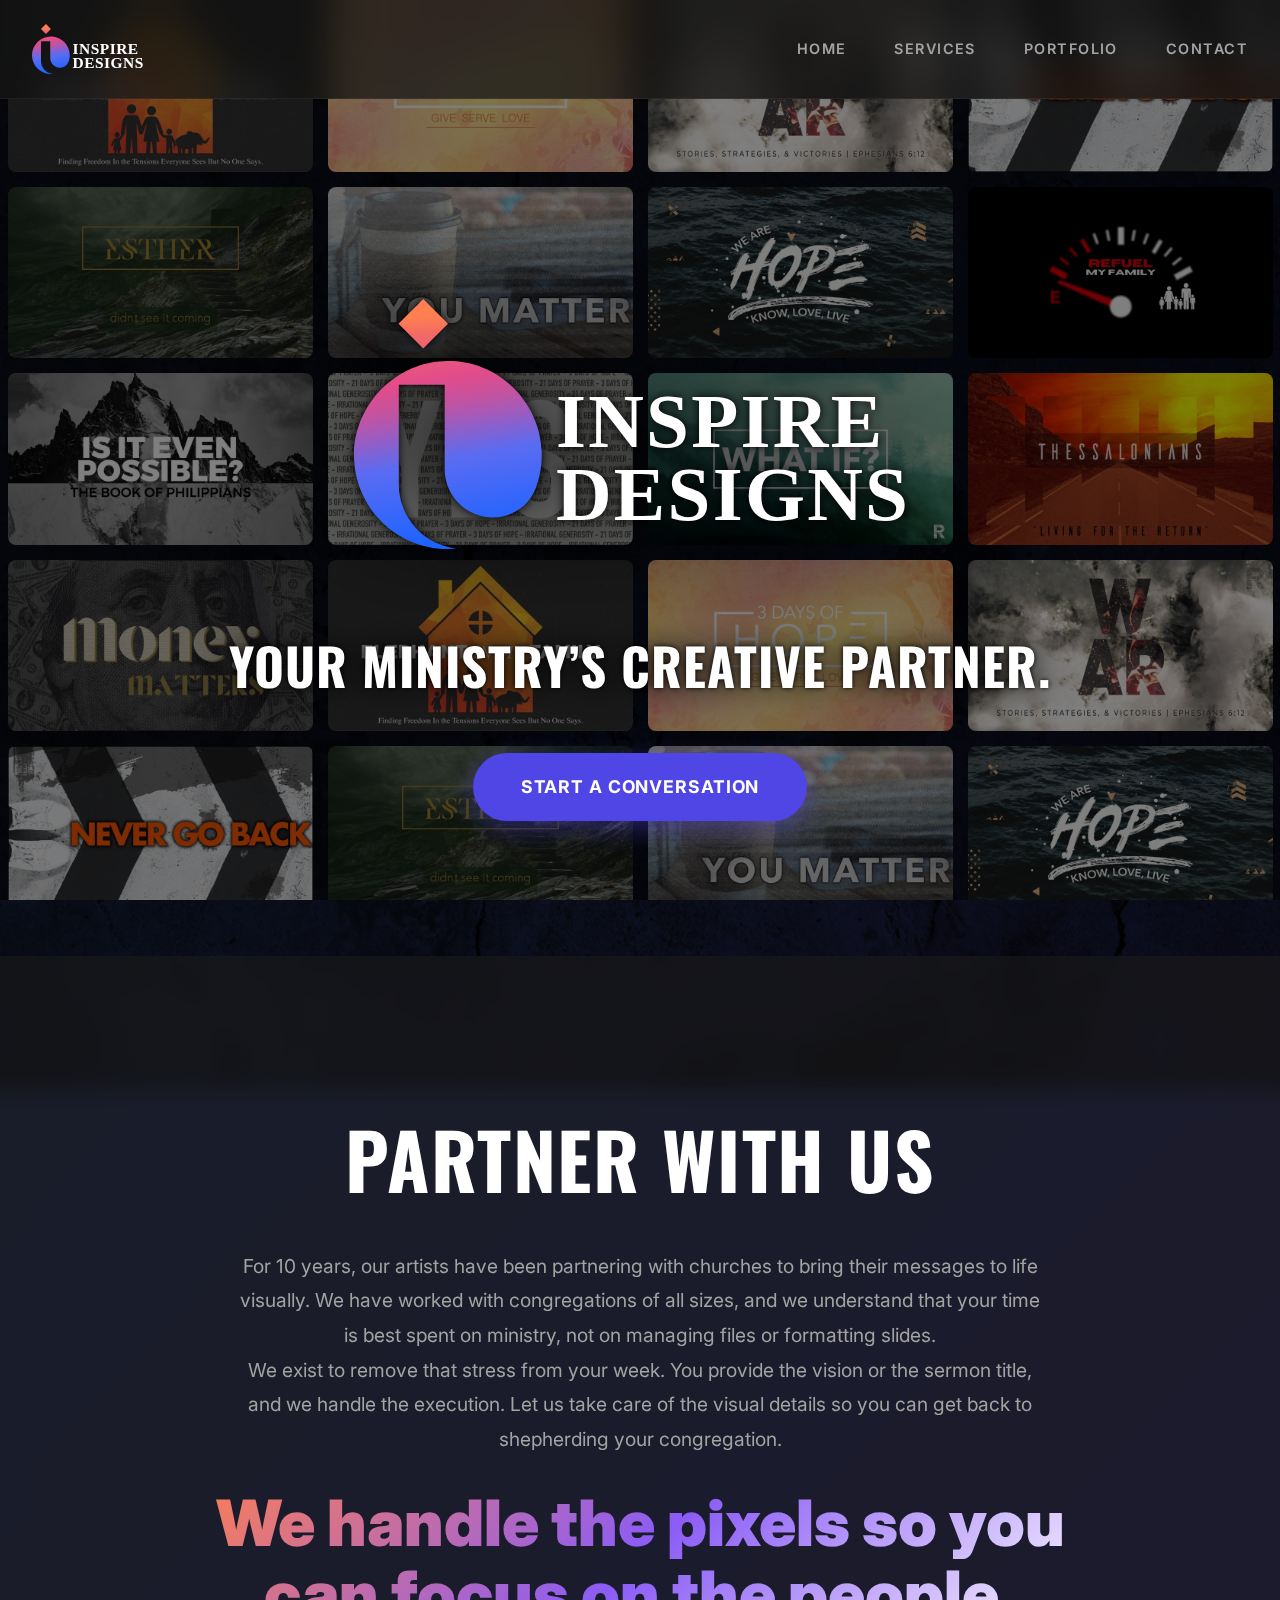
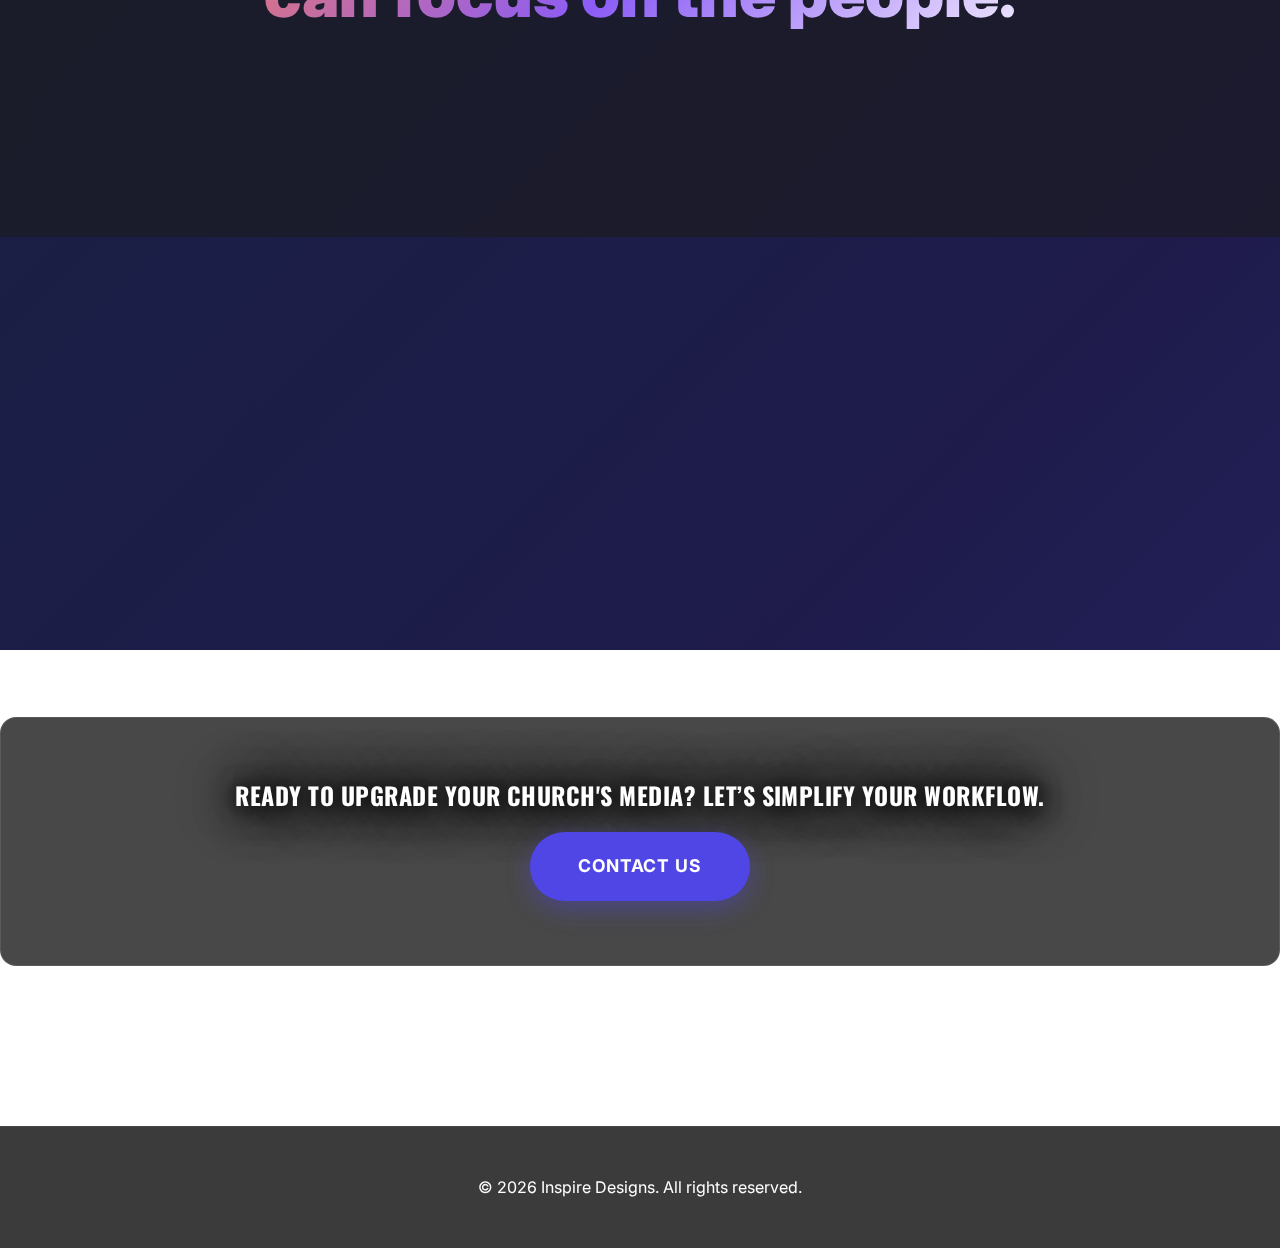
<file: inspire-designs/index.html>
<!DOCTYPE html>
<html lang="en">

<head>
    <meta charset="UTF-8">
    <meta name="viewport" content="width=device-width, initial-scale=1.0">
    <title>Inspire Designs</title>

    <!-- Fonts -->
    <link rel="preconnect" href="https://fonts.googleapis.com">
    <link rel="preconnect" href="https://fonts.gstatic.com" crossorigin>
    <link
        href="https://fonts.googleapis.com/css2?family=Inter:wght@300;400;500;600&family=Oswald:wght@400;500;600;700;800;900&display=swap"
        rel="stylesheet">

    <!-- Open Graph / Facebook -->
    <meta property="og:type" content="website">
    <meta property="og:url" content="https://www.inspiredesigns.com">
    <meta property="og:title" content="Inspire Designs | Church Media & Marketing">
    <meta property="og:description"
        content="Professional graphic design, website management, and marketing solutions for churches in the Southeast.">
    <meta property="og:image" content="https://www.inspiredesigns.com/assets/images/social-share.jpg">

    <!-- Twitter Card -->
    <meta name="twitter:card" content="summary_large_image">
    <meta name="twitter:url" content="https://www.inspiredesigns.com">
    <meta name="twitter:title" content="Inspire Designs | Church Media & Marketing">
    <meta name="twitter:description"
        content="Professional graphic design, website management, and marketing solutions for churches in the Southeast.">
    <meta name="twitter:image" content="https://www.inspiredesigns.com/assets/images/social-share.jpg">

    <!-- Styles -->
    <link rel="stylesheet" href="style.css">
</head>

<body data-page="home">
    <!-- PARALLAX BACKGROUND CONTAINER -->
    <div id="parallax-bg"></div>


    <!-- NAVIGATION SECTION -->
    <nav class="navbar">
        <div class="container navbar-container">
            <a href="#" class="logo" id="brand-name"></a>
            <ul class="nav-links" id="nav-list">
                <!-- Dynamic Nav Items -->
            </ul>
        </div>
    </nav>

    <!-- HERO SECTION -->
    <section class="hero">
        <div class="container hero-content">
            <div class="hero-logo-container">
                <img id="hero-logo" class="hero-logo" alt="Inspire Designs Logo" style="display: none;">
            </div>
            <h1 id="hero-title"></h1>
            <p id="hero-subtitle"></p>
            <a id="hero-cta" class="btn btn-primary"></a>
        </div>
    </section>

    <!-- MISSION SECTION -->
    <section class="mission" id="mission">
        <div class="container mission-content">
            <h2 id="mission-title"></h2>

            <div class="mission-text-block">
                <p id="mission-p1"></p>
                <p id="mission-p2"></p>
            </div>

            <p id="mission-tagline" class="mission-tagline"></p>
        </div>
    </section>

    <!-- HIGHLIGHTS SECTION -->
    <section class="highlights" id="highlights">
        <div class="container">
            <h2 id="highlights-title" class="section-title"></h2>
            <div class="highlights-grid" id="highlights-grid">
                <!-- Dynamic Items -->
            </div>
        </div>
    </section>

    <!-- CLOSING CTA SECTION -->
    <section class="closing-cta" id="closing-cta">
        <div class="container text-center">
            <h2 id="closing-text"></h2>
            <a id="closing-btn" class="btn btn-primary" style="margin-top: 1.5rem;"></a>
        </div>
    </section>

    <!-- FOOTER SECTION -->
    <footer class="footer">
        <div class="container">
            <p id="footer-text"></p>
        </div>
    </footer>

    <!-- Scripts -->
    <script src="config.js"></script>
    <script src="script.js"></script>
    <script src="parallax.js"></script>
    <script src="mobile-nav.js"></script>
</body>

</html>
</file>
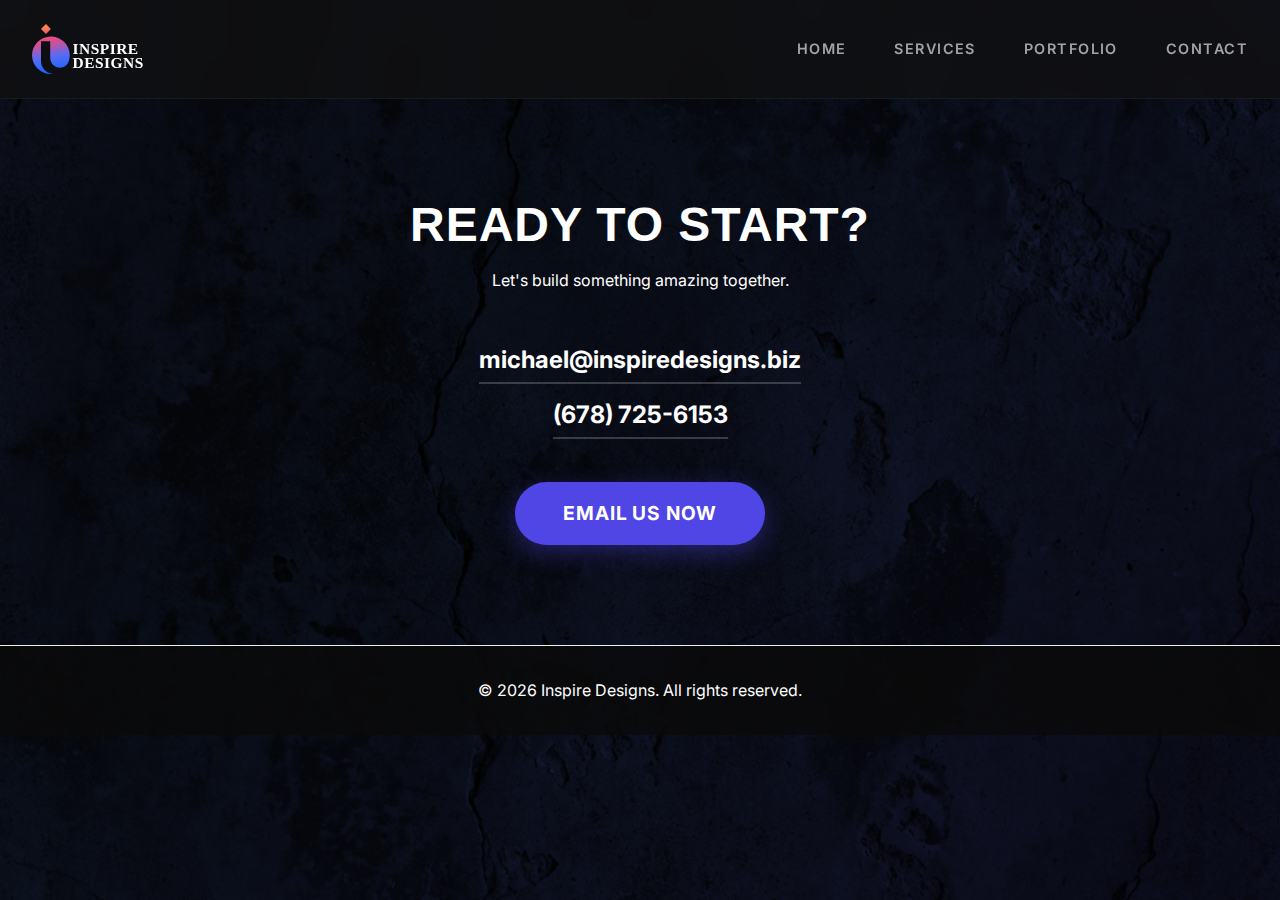
<file: inspire-designs/contact.html>
<!DOCTYPE html>
<html lang="en">

<head>
    <meta charset="UTF-8">
    <meta name="viewport" content="width=device-width, initial-scale=1.0">
    <title>Contact - Inspire Designs</title>

    <!-- Fonts -->
    <link rel="preconnect" href="https://fonts.googleapis.com">
    <link rel="preconnect" href="https://fonts.gstatic.com" crossorigin>
    <link
        href="https://fonts.googleapis.com/css2?family=Inter:wght@400;500;600&family=Outfit:wght@500;700;800&display=swap"
        rel="stylesheet">

    <!-- Styles -->
    <link rel="stylesheet" href="style.css">
</head>

<body>

    <!-- NAVIGATION SECTION -->
    <nav class="navbar">
        <div class="container navbar-container">
            <a href="index.html" class="logo" id="brand-name"></a>
            <ul class="nav-links" id="nav-list">
                <!-- Dynamic Nav Items -->
            </ul>
        </div>
    </nav>

    <!-- CONTACT SECTION -->
    <section class="contact-page" id="contact-page" style="padding: 100px 0; text-align: center;">
        <div class="container">
            <!-- Special Intro Line -->
            <!-- Intro removed -->

            <h1 id="contact-title" style="font-size: 3rem; margin-bottom: 1rem;"></h1>
            <p id="contact-subtitle" style="color: var(--text-muted); margin-bottom: 3rem;"></p>

            <div class="contact-details" style="margin-bottom: 3rem;">
                <div style="margin-bottom: 1rem;">
                    <a id="contact-email" class="contact-link" style="font-size: 1.5rem; font-weight: bold;"></a>
                </div>
                <div>
                    <a id="contact-phone" class="contact-link" style="font-size: 1.5rem; font-weight: bold;"></a>
                </div>
            </div>

            <a id="contact-cta" class="btn btn-primary" style="font-size: 1.2rem; padding: 1rem 3rem;"></a>
        </div>
    </section>

    <!-- FOOTER SECTION -->
    <footer class="footer" style="margin-top: auto; padding: 2rem 0; text-align: center; border-top: 1px solid #eee;">
        <div class="container">
            <p id="footer-text"></p>
        </div>
    </footer>

    <!-- Scripts -->
    <script src="config.js"></script>
    <script src="script.js"></script>
    <script src="mobile-nav.js"></script>
</body>

</html>
</file>
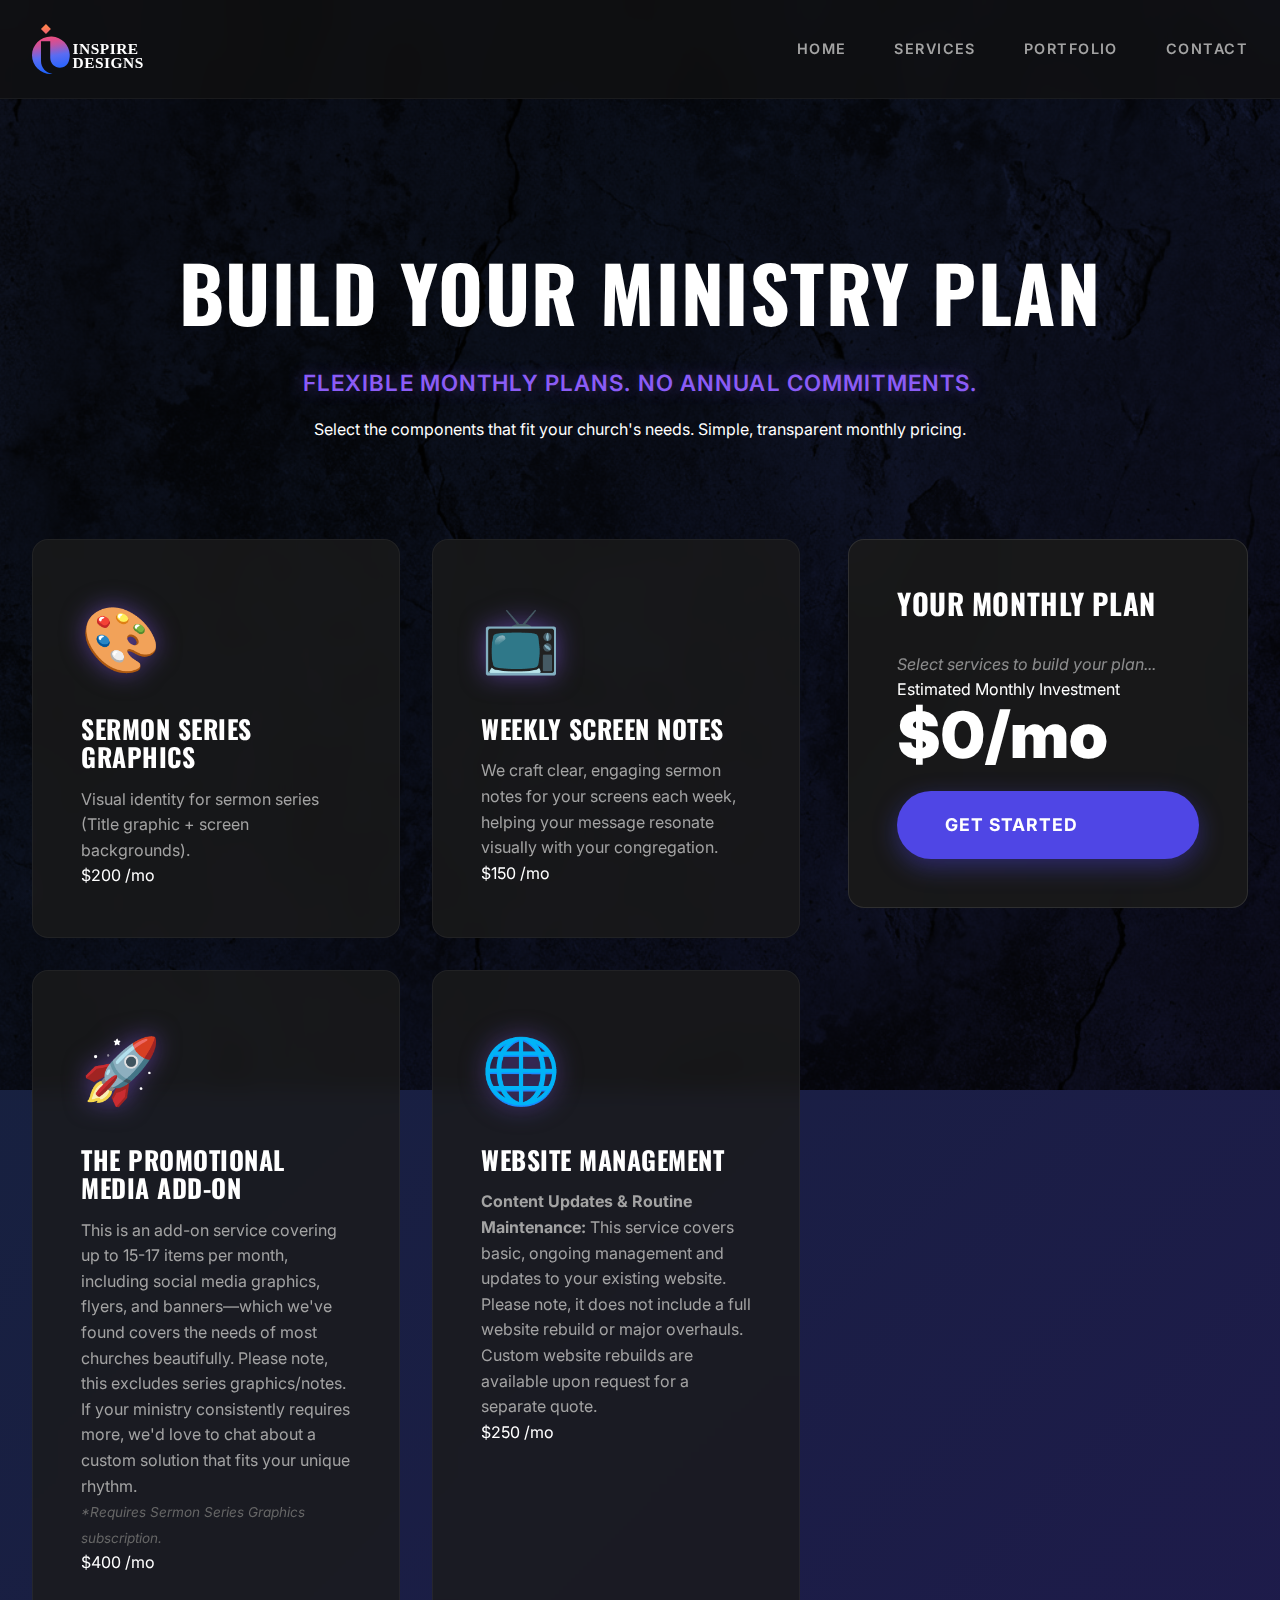
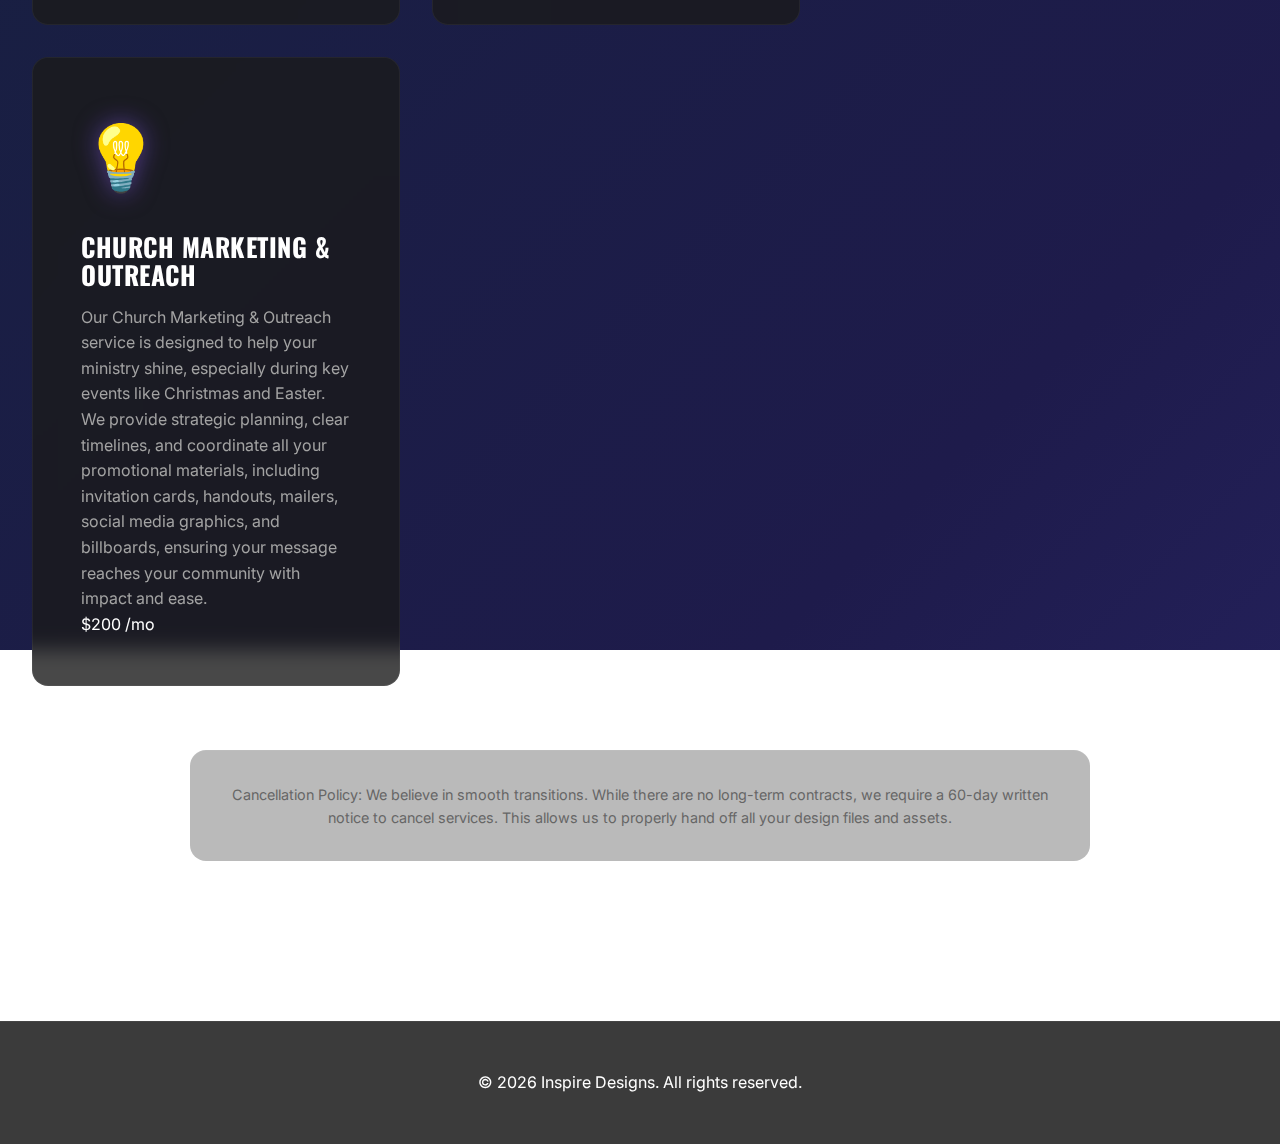
<file: inspire-designs/services.html>
<!DOCTYPE html>
<html lang="en">

<head>
    <meta charset="UTF-8">
    <meta name="viewport" content="width=device-width, initial-scale=1.0">
    <title>Services - Inspire Designs</title>

    <!-- Fonts -->
    <link rel="preconnect" href="https://fonts.googleapis.com">
    <link rel="preconnect" href="https://fonts.gstatic.com" crossorigin>
    <link
        href="https://fonts.googleapis.com/css2?family=Inter:wght@300;400;500;600&family=Oswald:wght@400;500;600;700;800;900&display=swap"
        rel="stylesheet">

    <!-- Styles -->
    <link rel="stylesheet" href="style.css">
</head>

<body>
    <!-- TEXTURED BACKGROUND -->
    <div class="services-texture-bg"></div>


    <!-- NAVIGATION SECTION -->
    <nav class="navbar">
        <div class="container navbar-container">
            <a href="index.html" class="logo" id="brand-name"></a>
            <ul class="nav-links" id="nav-list">
                <!-- Dynamic Nav Items -->
            </ul>
        </div>
    </nav>

    <!-- SERVICES CALCULATOR SECTION -->
    <section class="services" id="services" style="padding-top: 150px;">
        <div class="container">
            <div class="section-header">
                <h2 id="services-title"></h2>
                <p id="services-subheadline" class="services-subheadline"></p>
                <p id="services-subtitle"></p>
            </div>

            <div class="services-container">
                <!-- Selectable List -->
                <div class="services-list" id="services-list">
                    <!-- Dynamic Service Items -->
                </div>

                <!-- Sticky Summary -->
                <div class="plan-summary">
                    <h3>Your Monthly Plan</h3>
                    <div class="selected-items-list" id="selected-items-list">
                        <p style="font-style: italic; opacity: 0.5;">Select services to build your plan...</p>
                    </div>

                    <div class="summary-total">
                        <span class="total-label" id="total-label">Total Cost</span>
                        <span id="total-cost">$0/mo</span>
                    </div>

                    <div style="margin-top: 1.5rem; text-align: center;">
                        <a href="contact.html" class="btn btn-primary" style="width: 100%;">Get Started</a>
                    </div>
                </div>
            </div>

            <!-- Disclaimer -->
            <p id="services-disclaimer" class="services-disclaimer"></p>
        </div>
    </section>

    <!-- FOOTER SECTION -->
    <footer class="footer">
        <div class="container">
            <p id="footer-text"></p>
        </div>
    </footer>

    <!-- Scripts -->
    <script src="config.js"></script>
    <script src="script.js"></script>
    <script src="mobile-nav.js"></script>
</body>

</html>
</file>
<file: inspire-designs/style.css>
/* COMPLETE REDESIGN - ROEL-INSPIRED BOLD AESTHETIC */

:root {
    /* RICH BLACK BASE */
    --color-bg: #111111;
    --color-bg-alt: #0a0a0a;

    /* BRAND COLORS (PRESERVED) */
    --color-primary: #4f46e5;
    /* Indigo 600 */
    --color-primary-dark: #4338ca;
    --color-secondary: #8b5cf6;
    /* Violet 500 */
    --color-accent: #f43f5e;
    --color-coral: #ff7f50;
    /* Coral Orange */

    /* SURFACES */
    --color-surface: #1a1a1a;
    --color-surface-hover: #222222;

    /* TEXT */
    --color-text-main: #ffffff;
    --color-text-muted: #a3a3a3;
    --color-text-light: #666666;

    /* TYPOGRAPHY - BOLD MASSIVE STYLE */
    --font-heading: 'Oswald', 'Impact', sans-serif;
    --font-body: 'Inter', sans-serif;

    /* LAYOUT */
    --container-width: 1400px;
    --section-padding: 10rem 0;
    --border-radius-card: 16px;
    --border-radius-btn: 100px;

    /* EFFECTS */
    --shadow-lg: 0 20px 40px rgba(0, 0, 0, 0.6);
    --transition: all 0.4s cubic-bezier(0.16, 1, 0.3, 1);
}

/* RESET */
*,
*::before,
*::after {
    margin: 0;
    padding: 0;
    box-sizing: border-box;
}

body {
    font-family: var(--font-body);
    color: var(--color-text-main);
    line-height: 1.6;
    -webkit-font-smoothing: antialiased;
    position: relative;
    overflow-x: hidden;
    width: 100%;
    max-width: 100vw;

    /* GLOBAL TEXTURED BACKGROUND - Acts as the "wall" behind all content */
    background-image:
        url('assets/images/concrete-texture.jpg'),
        linear-gradient(135deg,
            #1a1a2e 0%,
            #16213e 25%,
            #1e1b4b 50%,
            #312e81 75%,
            #0a0a14 100%);

    background-size:
        cover,
        400% 400%;

    background-position:
        center,
        0% 50%;

    background-repeat: no-repeat, no-repeat;
    background-attachment: fixed;

    /* Blend the texture with the gradient */
    background-blend-mode: multiply;

    /* Subtle animation */
    animation: gradientShift 20s ease infinite;
}

img {
    max-width: 100%;
    height: auto;
    display: block;
}

a {
    text-decoration: none;
    color: inherit;
    transition: var(--transition);
}

.container {
    max-width: var(--container-width);
    width: 100%;
    margin: 0 auto;
    padding: 0 2rem;
    position: relative;
    z-index: 10;
    box-sizing: border-box;
}

h1,
h2,
h3,
h4,
h5,
h6 {
    font-family: var(--font-heading);
    font-weight: 700;
    text-transform: uppercase;
    letter-spacing: 0.02em;
    line-height: 1.1;
}

/* PARALLAX BACKGROUND CONTAINER */
#parallax-bg {
    position: fixed;
    top: 0;
    left: 0;
    width: 100%;
    height: 100%;
    z-index: -1;
    overflow: hidden;
    pointer-events: none;
    display: flex;
    will-change: transform;

    /* ISOLATION: Override global background to prevent blend mode inheritance */
    background: transparent;
    background-blend-mode: normal;
}

/* Dark overlay to reduce glare from bright spots */
#parallax-bg::before {
    content: '';
    position: absolute;
    top: 0;
    left: 0;
    width: 100%;
    height: 100%;
    background: rgba(0, 0, 0, 0.5);
    z-index: 2;
    pointer-events: none;
}

.parallax-column {
    position: absolute;
    top: 0;
    display: flex;
    flex-direction: column;
    will-change: transform;

    /* ISOLATION: Ensure no background blending */
    background: transparent;
    background-blend-mode: normal;
}

.parallax-image-wrapper {
    flex-shrink: 0;

    /* ISOLATION: Prevent any background effects */
    background: transparent;
    background-blend-mode: normal;
}

.parallax-column-image {
    user-select: none;
    -webkit-user-drag: none;

    /* ISOLATION: Ensure images display with original colors */
    opacity: 0.4;
    background-blend-mode: normal;
    isolation: isolate;
    /* Creates new stacking context */
    position: relative;
    z-index: 1;
}



@keyframes gradientShift {

    0%,
    100% {
        background-position: center, 0% 50%;
    }

    50% {
        background-position: center, 100% 50%;
    }
}


/* NAVIGATION - TRANSPARENT STICKY WITH BLUR */
.navbar {
    position: sticky;
    top: 0;
    width: 100%;
    z-index: 1000;
    background: rgba(17, 17, 17, 0.7);
    backdrop-filter: blur(20px);
    -webkit-backdrop-filter: blur(20px);
    border-bottom: 1px solid rgba(255, 255, 255, 0.05);
}

.navbar-container {
    display: flex;
    justify-content: space-between;
    align-items: center;
    padding: 1.5rem 2rem;
}

.logo {
    font-family: var(--font-heading);
    font-weight: 800;
    font-size: 1.5rem;
    color: white;
    text-transform: uppercase;
    letter-spacing: 0.1em;
}

.logo img {
    height: 50px;
    width: auto;
}

.nav-links {
    display: flex;
    gap: 3rem;
    list-style: none;
}

.nav-links a {
    color: var(--color-text-muted);
    font-size: 0.9rem;
    text-transform: uppercase;
    letter-spacing: 0.1em;
    font-weight: 600;
}

.nav-links a:hover {
    color: white;
}

/* MOBILE NAVIGATION */
.mobile-menu-toggle {
    display: none;
    flex-direction: column;
    gap: 5px;
    background: transparent;
    border: none;
    cursor: pointer;
    padding: 8px;
    z-index: 2001;
    position: relative;
}

.hamburger-line {
    display: block;
    width: 25px;
    height: 3px;
    background: white;
    transition: all 0.3s ease;
    border-radius: 2px;
}

.mobile-menu-toggle.active .hamburger-line:nth-child(1) {
    transform: rotate(45deg) translate(7px, 7px);
}

.mobile-menu-toggle.active .hamburger-line:nth-child(2) {
    opacity: 0;
}

.mobile-menu-toggle.active .hamburger-line:nth-child(3) {
    transform: rotate(-45deg) translate(7px, -7px);
}


/* HERO - MASSIVE BOLD TYPOGRAPHY */
.hero {
    position: relative;
    padding: 20vh 0 15vh;
    text-align: center;
    overflow: visible;
}

.hero-content {
    position: relative;
    max-width: 1200px;
    margin: 0 auto;
    z-index: 10;
}

/* HERO LOGO - PREMIUM 3D GLOSS EFFECT WITH GLOW */
.hero-logo-container {
    position: relative;
    display: inline-block;
    margin: 0 auto 4rem;
    width: fit-content;
    overflow: visible;
    /* Changed from hidden to prevent clipping */
    padding: 20px;
    /* Added padding to give room for scale expansion */
    border-radius: 12px;
}

/* Constant Soft Sparkle Animation with Double-Layer Black Shadow */
@keyframes softSparkle {

    0%,
    100% {
        filter: drop-shadow(0px 0px 5px black) drop-shadow(0px 0px 60px black) brightness(1);
    }

    50% {
        filter: drop-shadow(0px 0px 5px black) drop-shadow(0px 0px 80px black) brightness(1.08);
    }
}

.hero-logo {
    height: 250px;
    display: block;
    /* Double-layer shadow: tight definition + wide atmosphere */
    filter: drop-shadow(0px 0px 5px black) drop-shadow(0px 0px 60px black);
    transition: all 0.4s cubic-bezier(0.34, 1.56, 0.64, 1);
    position: relative;
    z-index: 0;
    /* Constant sparkle animation with double-layer shadow */
    animation: softSparkle 3s ease-in-out infinite;
}

/* Interaction - Enhanced Hover with Double-Layer Shadow */
.hero-logo-container:hover .hero-logo {
    transform: scale(1.05);
    filter: drop-shadow(0px 0px 8px black) drop-shadow(0px 0px 100px black) brightness(1.1);
}

#hero-title {
    font-size: clamp(1.5rem, 4vw, 3.5rem);
    font-weight: 900;
    line-height: 0.95;
    margin-bottom: 3rem;
    color: white;
    /* Double-layer text shadow: tight crisp + wide soft */
    text-shadow: 0 0 5px black,
        0 0 30px black;
}

#hero-subtitle {
    font-size: 1.5rem;
    color: white;
    margin-bottom: 4rem;
    max-width: 700px;
    margin-left: auto;
    margin-right: auto;
    font-weight: 300;
    /* Double-layer text shadow: tight crisp + wide soft */
    text-shadow: 0 0 5px black,
        0 0 30px black;
}

/* BUTTONS - BOLD STYLE */
.btn {
    display: inline-flex;
    align-items: center;
    gap: 1rem;
    padding: 1.25rem 3rem;
    font-weight: 700;
    font-size: 1.1rem;
    text-transform: uppercase;
    letter-spacing: 0.05em;
    border-radius: var(--border-radius-btn);
    transition: var(--transition);
    cursor: pointer;
}

.btn-primary {
    background-color: var(--color-primary);
    color: white;
    box-shadow: 0 8px 25px rgba(79, 70, 229, 0.4);
}

.btn-primary:hover {
    background-color: var(--color-primary-dark);
    transform: translateY(-3px);
    box-shadow: 0 12px 35px rgba(79, 70, 229, 0.6);
}

.btn-secondary {
    background-color: transparent;
    color: white;
    border: 2px solid rgba(255, 255, 255, 0.3);
}

.btn-secondary:hover {
    background-color: rgba(255, 255, 255, 0.1);
    border-color: white;
}

/* ABOUT SECTION */
.about {
    padding: var(--section-padding);
    background-color: transparent;
}

.about-content {
    max-width: 900px;
    margin: 0 auto;
    text-align: center;
}

#about-title {
    font-size: clamp(3rem, 6vw, 5rem);
    font-weight: 900;
    margin-bottom: 3rem;
    color: white;
}

#about-text {
    font-size: 1.3rem;
    color: var(--color-text-muted);
    line-height: 1.8;
    margin-bottom: 4rem;
    text-shadow: 0 2px 10px rgba(0, 0, 0, 0.5);
}

.about-tagline {
    font-size: clamp(2rem, 4vw, 3.5rem);
    font-weight: 900;
    color: white;
    line-height: 1.2;
    margin-bottom: 3rem;
    text-transform: uppercase;
    background: linear-gradient(to right, white, var(--color-secondary));
    -webkit-background-clip: text;
    background-clip: text;
    color: transparent;
}

/* MISSION SECTION */
.mission {
    padding: var(--section-padding);
    background-color: rgba(26, 26, 26, 0.6);
    backdrop-filter: blur(10px);
    text-align: center;
}

.mission-content {
    max-width: 1000px;
    margin: 0 auto;
}

#mission-title {
    font-size: clamp(3.5rem, 6vw, 5rem);
    font-weight: 900;
    margin-bottom: 3rem;
    color: white;
}


.mission-tagline {
    font-size: clamp(2.5rem, 5vw, 4rem);
    font-weight: 900;
    line-height: 1.1;
    margin-bottom: 3rem;
    background: linear-gradient(135deg, var(--color-coral) 0%, var(--color-secondary) 50%, white 100%);
    -webkit-background-clip: text;
    background-clip: text;
    -webkit-text-fill-color: transparent;
}

.mission-text-block {
    font-size: 1.2rem;
    color: var(--color-text-muted);
    line-height: 1.8;
    max-width: 800px;
    margin: 0 auto 2rem;
}

.mission-cta h3 {
    font-size: 1.2rem;
    color: white;
    font-weight: 400;
    margin-bottom: 2rem;
    text-transform: none;
    letter-spacing: 0;
    text-shadow: 0 0 20px rgba(0, 0, 0, 0.95),
        0 0 40px rgba(0, 0, 0, 0.9),
        0 0 60px rgba(0, 0, 0, 0.85),
        0 4px 30px rgba(0, 0, 0, 0.8);
}

/* HIGHLIGHTS GRID */
.highlights {
    padding: var(--section-padding);
    background-color: transparent;
}

.section-header {
    text-align: center;
    margin-bottom: 6rem;
}

.section-header h2 {
    font-size: clamp(3rem, 6vw, 5rem);
    font-weight: 900;
    color: white;
    margin-bottom: 2rem;
}

.highlights-grid {
    display: grid;
    grid-template-columns: repeat(auto-fit, minmax(350px, 1fr));
    gap: 3rem;
}

.highlight-card {
    background: rgba(26, 26, 26, 0.8);
    backdrop-filter: blur(10px);
    border-radius: var(--border-radius-card);
    padding: 3rem;
    border: 1px solid rgba(255, 255, 255, 0.05);
    transition: var(--transition);
}

.highlight-card:hover {
    transform: translateY(-8px);
    background: rgba(34, 34, 34, 0.9);
    border-color: rgba(255, 255, 255, 0.1);
    box-shadow: var(--shadow-lg);
}

.highlight-icon {
    font-size: 3rem;
    margin-bottom: 2rem;
    color: var(--color-secondary);
    filter: drop-shadow(0 0 10px rgba(139, 92, 246, 0.5));
}

.highlight-card h3 {
    font-size: 1.8rem;
    margin-bottom: 1rem;
    color: white;
}

.highlight-card p {
    color: var(--color-text-muted);
    font-size: 1.1rem;
    line-height: 1.6;
}

/* SERVICES SECTION */
.services {
    padding: var(--section-padding);
    background-color: transparent;
}

.services-subheadline {
    font-size: 1.4rem;
    font-weight: 600;
    color: var(--color-secondary);
    margin-bottom: 1rem;
    text-transform: uppercase;
    letter-spacing: 0.05em;
    text-shadow: 0 0 15px rgba(139, 92, 246, 0.4);
}

.services-disclaimer {
    max-width: 900px;
    margin: 4rem auto 0;
    padding: 2rem;
    text-align: center;
    font-size: 0.9rem;
    color: var(--color-text-light);
    line-height: 1.6;
    border-top: 1px solid rgba(255, 255, 255, 0.05);
    background: rgba(26, 26, 26, 0.3);
    border-radius: var(--border-radius-card);
}

.services-container {
    display: grid;
    grid-template-columns: 1fr 400px;
    gap: 3rem;
    align-items: start;
    margin-bottom: 3rem;
}

.services-list {
    display: grid;
    grid-template-columns: repeat(auto-fill, minmax(320px, 1fr));
    gap: 2rem;
}

.service-card {
    background: rgba(26, 26, 26, 0.8);
    backdrop-filter: blur(10px);
    border-radius: var(--border-radius-card);
    padding: 3rem;
    border: 1px solid rgba(255, 255, 255, 0.05);
    transition: var(--transition);
    cursor: pointer;
    display: flex;
    flex-direction: column;
}

.service-card:hover,
.service-card.selected {
    transform: translateY(-5px);
    background: rgba(34, 34, 34, 0.9);
    border-color: rgba(255, 255, 255, 0.1);
}

.service-card.selected {
    border-color: var(--color-secondary);
    box-shadow: 0 0 0 2px var(--color-secondary);
}

.service-card.dependency-error {
    border-color: var(--color-accent) !important;
    animation: shake 0.4s both;
}

.service-card-icon {
    font-size: 2.5rem;
    margin-bottom: 2rem;
    color: var(--color-secondary);
    filter: drop-shadow(0 0 8px rgba(139, 92, 246, 0.4));
}

.service-icon {
    font-size: 4rem;
    display: block;
    margin-bottom: 1.5rem;
    color: var(--color-secondary);
    filter: drop-shadow(0 0 12px rgba(139, 92, 246, 0.5));
}

.service-card h3 {
    font-size: 1.6rem;
    margin-bottom: 1rem;
    color: white;
}

.service-card p {
    color: var(--color-text-muted);
    font-size: 1rem;
    flex-grow: 1;
    line-height: 1.6;
}

.service-note {
    font-size: 0.85rem;
    color: var(--color-text-light);
    margin-top: 1rem;
    font-style: italic;
}

/* PLAN SUMMARY SIDEBAR */
.plan-summary {
    background: rgba(26, 26, 26, 0.9);
    backdrop-filter: blur(15px);
    border: 1px solid rgba(255, 255, 255, 0.1);
    color: white;
    padding: 3rem;
    border-radius: var(--border-radius-card);
    position: sticky;
    top: 6rem;
}

.plan-summary h3 {
    color: white;
    font-size: 1.8rem;
    margin-bottom: 2rem;
}

.plan-summary #total-cost {
    font-size: 4rem;
    font-weight: 900;
    color: white;
    line-height: 1;
}

/* PORTFOLIO SECTION */
.portfolio {
    padding: var(--section-padding);
    background-color: transparent;
}

/* PORTFOLIO FILTER TABS */
.portfolio-filters {
    display: flex;
    justify-content: center;
    gap: 1rem;
    margin-bottom: 4rem;
}

.filter-btn {
    padding: 1rem 2.5rem;
    background: rgba(26, 26, 26, 0.8);
    border: 1px solid rgba(255, 255, 255, 0.1);
    color: var(--color-text-muted);
    font-size: 0.95rem;
    font-weight: 600;
    text-transform: uppercase;
    letter-spacing: 0.05em;
    border-radius: var(--border-radius-btn);
    cursor: pointer;
    transition: var(--transition);
}

.filter-btn:hover {
    background: rgba(34, 34, 34, 0.9);
    border-color: rgba(255, 255, 255, 0.2);
    color: white;
}

.filter-btn.active {
    background: var(--color-secondary);
    border-color: var(--color-secondary);
    color: white;
    box-shadow: 0 0 20px rgba(139, 92, 246, 0.4);
}

/* PORTFOLIO GRID - UNIFORM LAYOUT */
.portfolio-grid {
    display: grid;
    grid-template-columns: repeat(3, 1fr);
    gap: 2rem;
}

.portfolio-item {
    border-radius: 8px;
    overflow: hidden;
    transition: var(--transition);
    background: rgba(26, 26, 26, 0.5);
    cursor: pointer;
    position: relative;
    box-shadow: 0 4px 12px rgba(0, 0, 0, 0.3);
    filter: contrast(1.1) saturate(1.15);
}

.portfolio-item.hidden {
    display: none;
}

.portfolio-item:hover {
    transform: scale(1.02);
    box-shadow: 0 8px 24px rgba(0, 0, 0, 0.5), 0 0 0 3px var(--color-secondary);
    filter: contrast(1.1) saturate(1.2);
}

.portfolio-item img {
    width: 100%;
    height: auto;
    display: block;
    border-radius: 8px;
}


/* LIGHTBOX MODAL */
.lightbox {
    position: fixed;
    top: 0;
    left: 0;
    width: 100%;
    height: 100%;
    background: rgba(0, 0, 0, 0.95);
    z-index: 10000;
    display: none;
    align-items: center;
    justify-content: center;
    opacity: 0;
    transition: opacity 0.3s ease;
}

.lightbox.active {
    display: flex;
    opacity: 1;
}

.lightbox img {
    max-width: 90%;
    max-height: 90%;
    object-fit: contain;
    border-radius: var(--border-radius-card);
}

.lightbox-close,
.lightbox-prev,
.lightbox-next {
    position: absolute;
    background: rgba(255, 255, 255, 0.1);
    border: 1px solid rgba(255, 255, 255, 0.2);
    color: white;
    font-size: 2rem;
    padding: 1rem;
    cursor: pointer;
    transition: var(--transition);
    backdrop-filter: blur(10px);
    border-radius: 8px;
}

.lightbox-close:hover,
.lightbox-prev:hover,
.lightbox-next:hover {
    background: rgba(255, 255, 255, 0.2);
    border-color: rgba(255, 255, 255, 0.4);
}

.lightbox-close {
    top: 2rem;
    right: 2rem;
    width: 50px;
    height: 50px;
    display: flex;
    align-items: center;
    justify-content: center;
}

.lightbox-prev {
    left: 2rem;
    top: 50%;
    transform: translateY(-50%);
}

.lightbox-next {
    right: 2rem;
    top: 50%;
    transform: translateY(-50%);
}

/* CONTACT PAGE */
.contact-page {
    padding: var(--section-padding);
    text-align: center;
}

.contact-details {
    margin-bottom: 4rem;
}

.contact-link {
    color: white;
    font-size: 1.8rem;
    border-bottom: 2px solid rgba(255, 255, 255, 0.2);
    padding-bottom: 0.5rem;
    font-weight: 600;
}

.contact-link:hover {
    border-color: var(--color-secondary);
    color: var(--color-secondary);
}

/* CLOSING CTA SECTION */
.closing-cta {
    padding: var(--section-padding);
    background-color: transparent;
}

.closing-cta .container {
    background: rgba(26, 26, 26, 0.8);
    backdrop-filter: blur(10px);
    padding: 4rem 3rem;
    border-radius: var(--border-radius-card);
    border: 1px solid rgba(255, 255, 255, 0.1);
}

#closing-text {
    color: white;
    text-shadow: 0 0 20px rgba(0, 0, 0, 0.95),
        0 0 40px rgba(0, 0, 0, 0.9),
        0 0 60px rgba(0, 0, 0, 0.85),
        0 4px 30px rgba(0, 0, 0, 0.8);
}

.text-center {
    text-align: center;
}

/* CONTENT CONTAINER UTILITY - For text readability on textured background */
.content-container {
    background: rgba(26, 26, 26, 0.85);
    backdrop-filter: blur(10px);
    padding: 3rem;
    border-radius: var(--border-radius-card);
    border: 1px solid rgba(255, 255, 255, 0.05);
}

/* FOOTER */
.footer {
    background-color: rgba(10, 10, 10, 0.8);
    padding: 3rem 0;
    text-align: center;
    border-top: 1px solid rgba(255, 255, 255, 0.05);
}

/* ANIMATIONS */
.fade-in-section {
    opacity: 0;
    transform: translateY(40px);
    transition: opacity 0.8s ease-out, transform 0.8s ease-out;
}

.fade-in-section.is-visible {
    opacity: 1;
    transform: none;
}

@keyframes shake {

    10%,
    90% {
        transform: translate3d(-1px, 0, 0);
    }

    20%,
    80% {
        transform: translate3d(2px, 0, 0);
    }

    30%,
    50%,
    70% {
        transform: translate3d(-4px, 0, 0);
    }

    40%,
    60% {
        transform: translate3d(4px, 0, 0);
    }
}

/* RESPONSIVE */
@media (max-width: 1024px) {
    .services-container {
        grid-template-columns: 1fr;
        overflow: visible;
    }

    .plan-summary {
        position: sticky;
        top: 20px;
        z-index: 1000;
        order: -1;
    }

    .portfolio-grid {
        grid-template-columns: repeat(2, 1fr);
    }
}

@media (max-width: 768px) {
    :root {
        --section-padding: 4rem 0;
    }

    /* MOBILE BACKGROUND - SIMPLE PORTFOLIO IMAGE ONLY (HOME PAGE ONLY) */
    body[data-page="home"] {
        background-image: url('assets/images/mobile-background.jpg');
        background-size: 100% auto;
        /* Fit to screen width */
        background-position: top center;
        background-repeat: repeat-y;
        background-attachment: scroll;
        background-color: transparent;
        /* Remove dark background */
        background-blend-mode: normal;
        /* Remove multiply blend that darkens the image */
    }

    /* Hide parallax completely on mobile to show clean textured background */
    #parallax-bg {
        display: none;
    }

    /* Section backgrounds restored for text readability */

    .nav-links {
        position: fixed;
        top: 0;
        right: -100%;
        width: 80%;
        max-width: 300px;
        height: 100vh;
        background: rgba(17, 17, 17, 0.98);
        backdrop-filter: blur(20px);
        flex-direction: column;
        gap: 0.5rem;
        /* Add spacing between menu items */
        padding: 6rem 2rem 2rem;
        transition: right 0.3s ease;
        z-index: 2000;
        border-left: 1px solid rgba(255, 255, 255, 0.1);
        box-sizing: border-box;
        overflow-y: auto;
    }

    .nav-links.mobile-menu-open {
        right: 0;
    }

    .nav-links a {
        padding: 1.5rem 1rem;
        /* Increased to meet 48px minimum touch target */
        border-bottom: 1px solid rgba(255, 255, 255, 0.05);
        font-size: 1rem;
        min-height: 48px;
        /* Ensure minimum touch target height */
        display: flex;
        align-items: center;
    }

    .mobile-menu-toggle {
        display: flex;
    }

    /* HERO SECTION MOBILE SCALING */
    .hero {
        padding: 15vh 0 10vh;
    }

    .hero-logo {
        height: 150px;
    }

    #hero-title {
        font-size: 2rem;
        margin-bottom: 2rem;
    }

    #hero-subtitle {
        font-size: 1rem;
        margin-bottom: 3rem;
    }

    /* BUTTON MOBILE SIZING */
    .btn {
        padding: 1rem 2rem;
        font-size: 1rem;
    }

    /* TYPOGRAPHY MOBILE SCALING */
    .section-header h2,
    #about-title {
        font-size: 2.5rem;
    }

    .mission-tagline {
        font-size: 2rem;
    }

    .about-tagline {
        font-size: 2rem;
    }

    /* PORTFOLIO */
    .portfolio-grid {
        grid-template-columns: 1fr;
    }

    .portfolio-filters {
        flex-direction: column;
        gap: 0.5rem;
    }

    .filter-btn {
        width: 100%;
    }

    /* SERVICES */
    .services-list {
        grid-template-columns: 1fr;
    }

    /* PLAN SUMMARY - FIXED BOTTOM BAR ON MOBILE */
    .plan-summary {
        position: fixed;
        bottom: 0;
        left: 0;
        width: 100%;
        top: auto;
        padding: 1rem 1.5rem;
        border-radius: 0;
        border: none;
        border-top: 1px solid rgba(255, 255, 255, 0.1);
        z-index: 1001;
        display: flex;
        flex-direction: row;
        align-items: center;
        justify-content: space-between;
        gap: 1rem;
        box-shadow: 0 -4px 20px rgba(0, 0, 0, 0.5);
    }

    .plan-summary h3 {
        display: none;
        /* Hide the "Your Monthly Plan" heading on mobile */
    }

    .plan-summary .selected-items-list {
        display: none;
        /* Hide the list of selected items on mobile */
    }

    .plan-summary .summary-total {
        display: flex;
        flex-direction: column;
        align-items: flex-start;
        gap: 0.25rem;
        flex: 1;
    }

    .plan-summary .total-label {
        font-size: 0.75rem;
        opacity: 0.7;
        text-transform: uppercase;
        letter-spacing: 0.05em;
    }

    .plan-summary #total-cost {
        font-size: 1.75rem;
        font-weight: 900;
    }

    .plan-summary .btn {
        flex-shrink: 0;
        padding: 0.75rem 1.5rem;
        font-size: 0.9rem;
        white-space: nowrap;
    }

    /* Add padding to services section to prevent content from being hidden behind fixed bottom bar */
    .services {
        padding-bottom: 120px !important;
    }

    /* HIGHLIGHTS */
    .highlights-grid {
        grid-template-columns: 1fr;
    }

    /* ENSURE ALL CONTAINERS ARE MOBILE-FRIENDLY */
    .hero-content,
    .mission-content,
    .about-content,
    .services-container,
    .highlights-grid,
    .portfolio-grid,
    .closing-cta .container {
        max-width: 100%;
        box-sizing: border-box;
    }

    /* FLEX CONTAINERS TO COLUMN */
    .navbar-container,
    .services-container,
    .mission-cta {
        flex-direction: column;
    }

    /* PREVENT OVERFLOW */
    * {
        max-width: 100%;
        box-sizing: border-box;
    }

    /* IMAGES AND MEDIA */
    img,
    video,
    iframe {
        max-width: 100%;
        height: auto;
    }

    /* CONTAINER PADDING ADJUSTMENTS */
    .container {
        padding: 0 1.5rem;
    }

    /* CARD PADDING */
    .highlight-card,
    .service-card,
    .content-container {
        padding: 2rem 1.5rem;
    }
}

/* SMALL MOBILE (iPhone SE, etc.) */
@media (max-width: 375px) {
    #hero-title {
        font-size: 1.75rem;
    }

    .hero-logo {
        height: 120px;
    }

    .section-header h2,
    #about-title {
        font-size: 2rem;
    }
}
</file>
